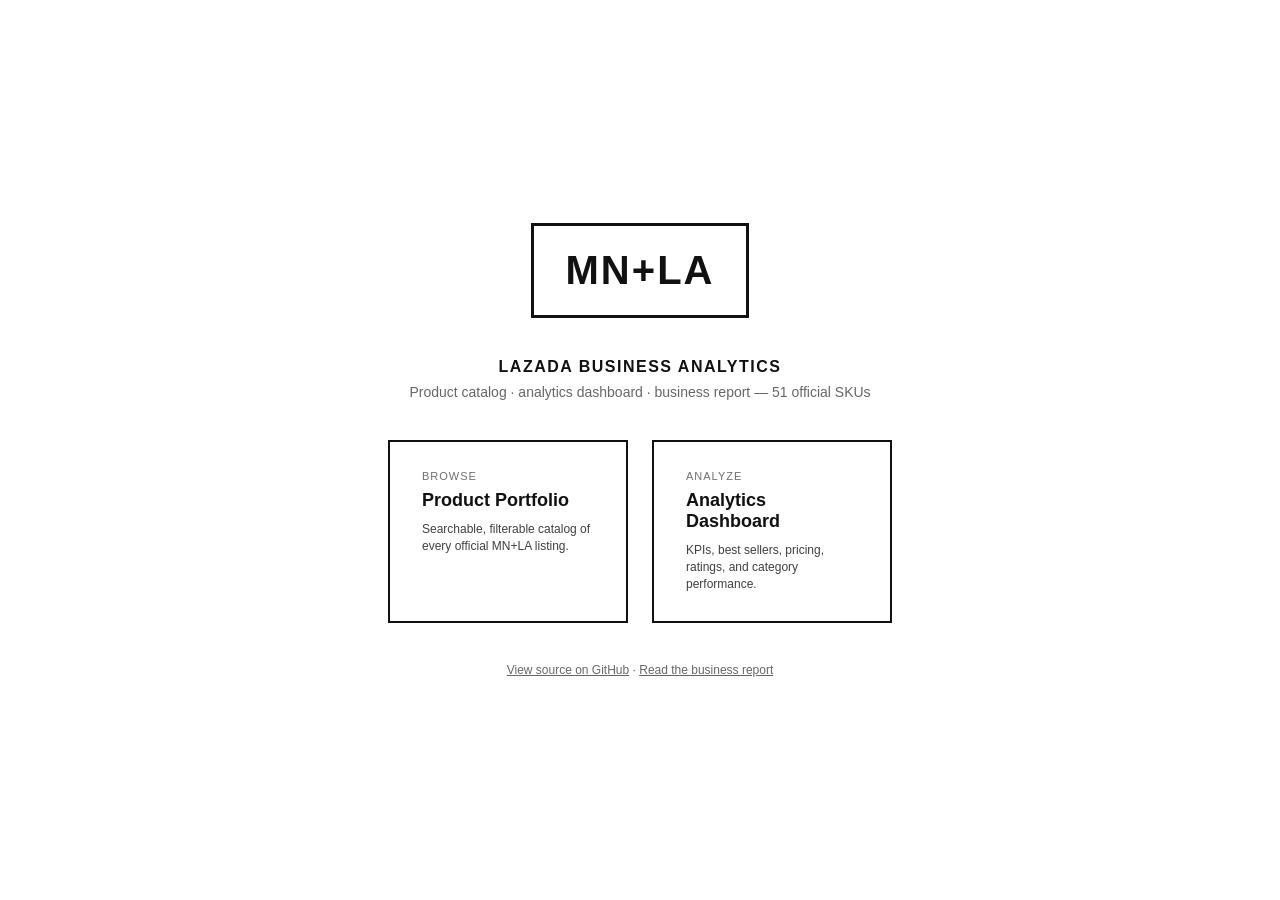
<file: index.html>
<!DOCTYPE html>
<html lang="en">
<head>
<meta charset="UTF-8">
<meta name="viewport" content="width=device-width, initial-scale=1.0">
<title>MN+LA — Lazada Business Analytics</title>
<style>
  :root { --ink: #111; --paper: #fff; --muted: #666; }
  * { box-sizing: border-box; }
  body {
    margin: 0;
    min-height: 100vh;
    display: flex;
    flex-direction: column;
    align-items: center;
    justify-content: center;
    gap: 40px;
    font-family: 'Helvetica Neue', Arial, sans-serif;
    background: var(--paper);
    color: var(--ink);
    padding: 24px;
  }
  .logo-box {
    border: 3px solid var(--ink);
    padding: 22px 32px;
    font-size: 40px;
    font-weight: 700;
    letter-spacing: 2px;
  }
  h1 {
    margin: 0;
    font-size: 16px;
    font-weight: 700;
    text-transform: uppercase;
    letter-spacing: 1.5px;
    text-align: center;
  }
  p.subtitle {
    margin: 8px 0 0;
    color: var(--muted);
    font-size: 14px;
    text-align: center;
  }
  .cards {
    display: flex;
    gap: 24px;
    flex-wrap: wrap;
    justify-content: center;
  }
  .card {
    border: 2px solid var(--ink);
    padding: 28px 32px;
    width: 240px;
    text-decoration: none;
    color: var(--ink);
    transition: background 0.15s ease, color 0.15s ease;
  }
  .card:hover {
    background: var(--ink);
    color: var(--paper);
  }
  .card .label {
    font-size: 11px;
    text-transform: uppercase;
    letter-spacing: 1px;
    color: inherit;
    opacity: 0.6;
  }
  .card .title {
    font-size: 18px;
    font-weight: 700;
    margin-top: 8px;
  }
  .card .desc {
    font-size: 12px;
    margin-top: 10px;
    line-height: 1.4;
    opacity: 0.8;
  }
  footer {
    font-size: 12px;
    color: var(--muted);
    text-align: center;
  }
  footer a { color: inherit; }
</style>
</head>
<body>

  <div class="logo-box">MN<span>+</span>LA</div>

  <div>
    <h1>Lazada Business Analytics</h1>
    <p class="subtitle">Product catalog · analytics dashboard · business report — 51 official SKUs</p>
  </div>

  <div class="cards">
    <a class="card" href="portfolio/">
      <div class="label">Browse</div>
      <div class="title">Product Portfolio</div>
      <div class="desc">Searchable, filterable catalog of every official MN+LA listing.</div>
    </a>
    <a class="card" href="dashboard/">
      <div class="label">Analyze</div>
      <div class="title">Analytics Dashboard</div>
      <div class="desc">KPIs, best sellers, pricing, ratings, and category performance.</div>
    </a>
  </div>

  <footer>
    <a href="https://github.com/hashtro9-rgb/MN-LA_Lazada-BusinessAnalytics">View source on GitHub</a>
    · <a href="reports/business_analysis.md">Read the business report</a>
  </footer>

</body>
</html>
</file>
